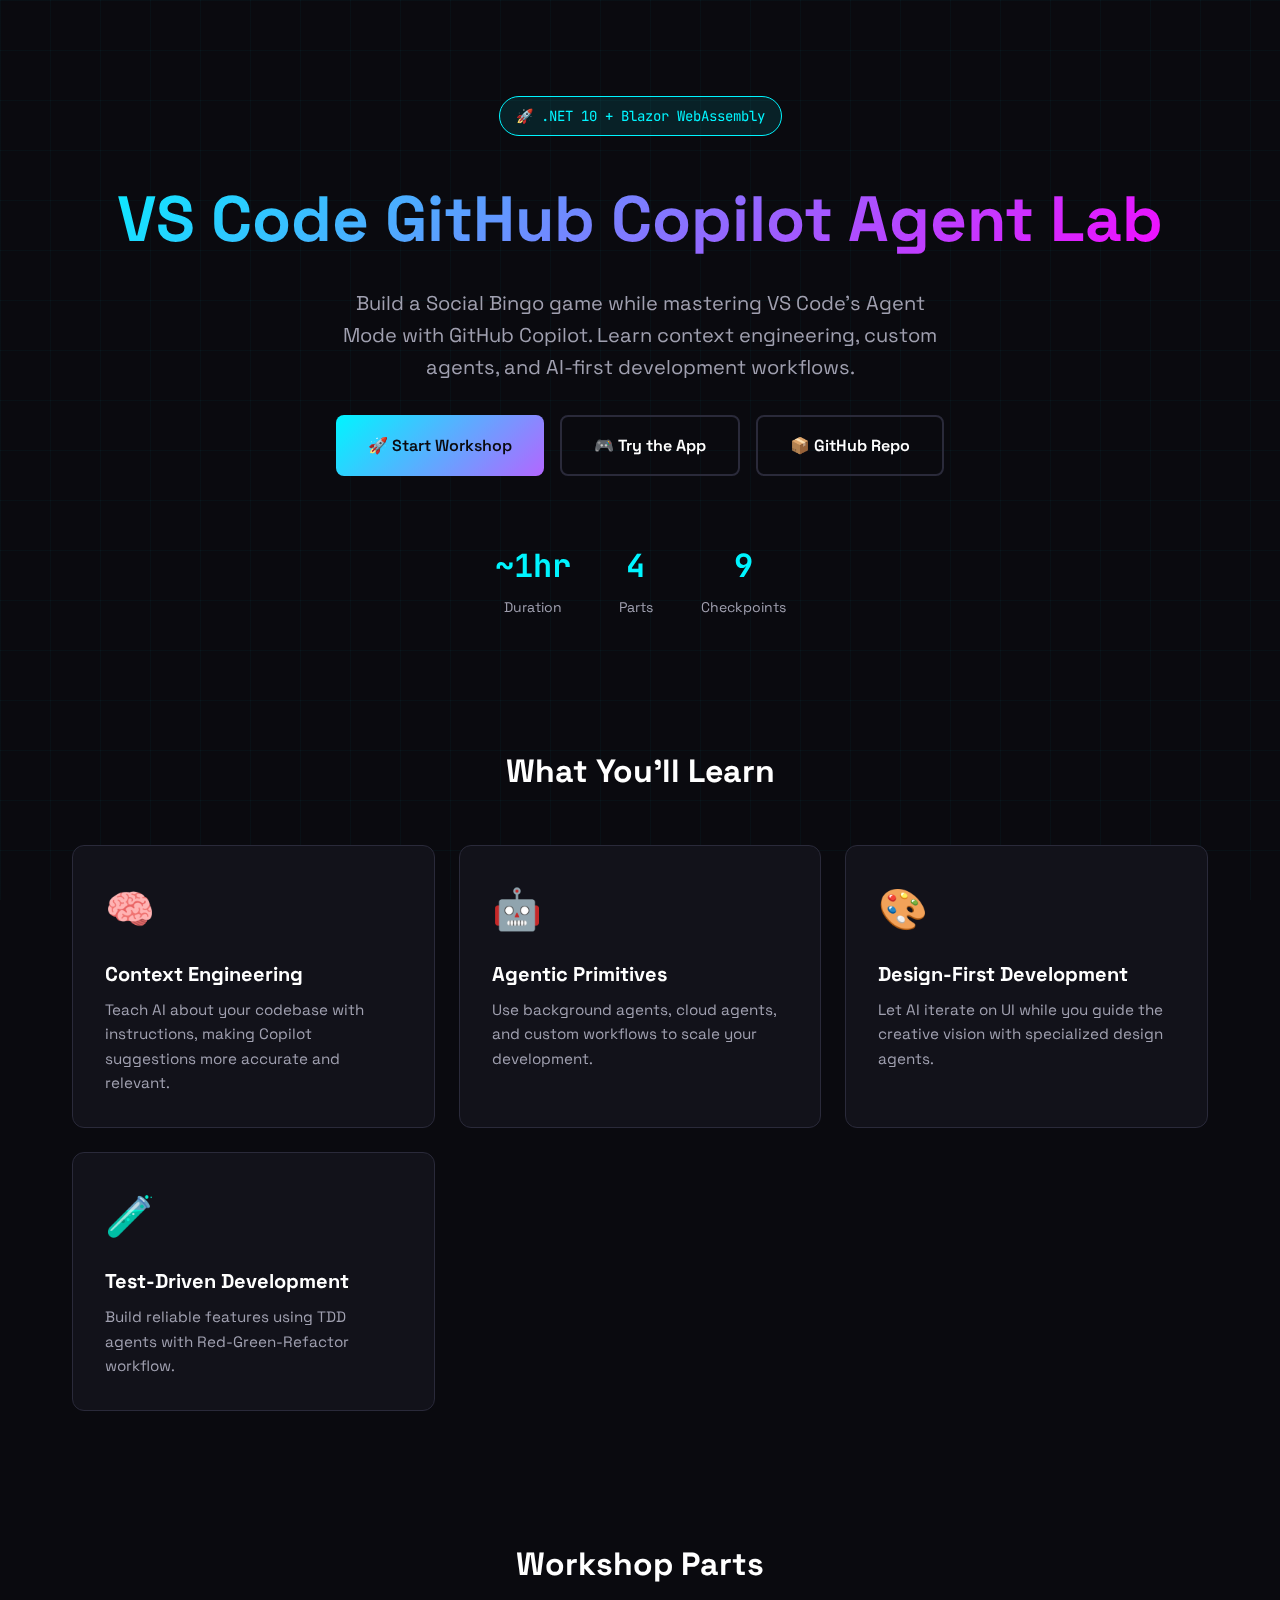
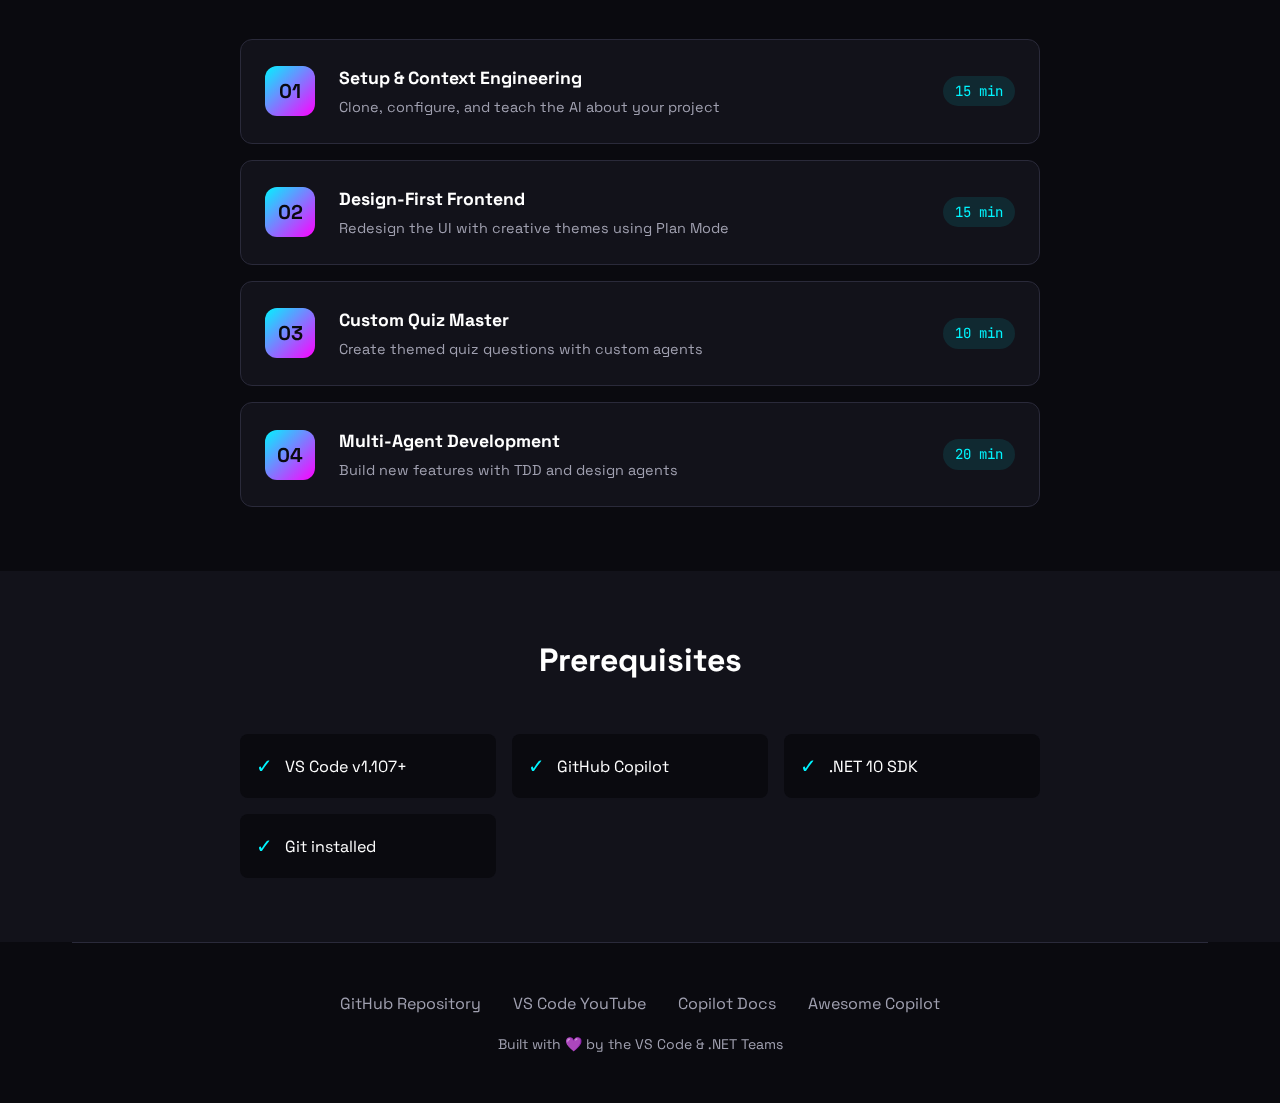
<file: docs/index.html>
<!DOCTYPE html>
<html lang="en">
<head>
    <meta charset="UTF-8">
    <meta name="viewport" content="width=device-width, initial-scale=1.0">
    <title>VS Code GitHub Copilot Agent Lab | .NET Edition</title>
    <link rel="preconnect" href="https://fonts.googleapis.com">
    <link rel="preconnect" href="https://fonts.gstatic.com" crossorigin>
    <link href="https://fonts.googleapis.com/css2?family=JetBrains+Mono:wght@400;700&family=Space+Grotesk:wght@400;500;700&display=swap" rel="stylesheet">
    <style>
        :root {
            --bg-dark: #0a0a0f;
            --bg-card: #12121a;
            --neon-cyan: #00f5ff;
            --neon-magenta: #ff00ff;
            --neon-purple: #b366ff;
            --text-primary: #ffffff;
            --text-secondary: #a0a0b0;
            --border-color: #2a2a3a;
        }

        * {
            margin: 0;
            padding: 0;
            box-sizing: border-box;
        }

        body {
            font-family: 'Space Grotesk', sans-serif;
            background: var(--bg-dark);
            color: var(--text-primary);
            line-height: 1.6;
            min-height: 100vh;
        }

        /* Animated grid background */
        body::before {
            content: '';
            position: fixed;
            top: 0;
            left: 0;
            width: 100%;
            height: 100%;
            background: 
                linear-gradient(90deg, rgba(0,245,255,0.03) 1px, transparent 1px),
                linear-gradient(rgba(0,245,255,0.03) 1px, transparent 1px);
            background-size: 50px 50px;
            pointer-events: none;
            z-index: -1;
        }

        .container {
            max-width: 1200px;
            margin: 0 auto;
            padding: 0 2rem;
        }

        /* Hero Section */
        .hero {
            padding: 6rem 0 4rem;
            text-align: center;
            position: relative;
        }

        .hero-badge {
            display: inline-block;
            padding: 0.5rem 1rem;
            background: rgba(0,245,255,0.1);
            border: 1px solid var(--neon-cyan);
            border-radius: 50px;
            font-size: 0.875rem;
            color: var(--neon-cyan);
            margin-bottom: 2rem;
            font-family: 'JetBrains Mono', monospace;
        }

        .hero h1 {
            font-size: clamp(2.5rem, 6vw, 4rem);
            font-weight: 700;
            margin-bottom: 1rem;
            background: linear-gradient(135deg, var(--neon-cyan), var(--neon-magenta));
            -webkit-background-clip: text;
            -webkit-text-fill-color: transparent;
            background-clip: text;
        }

        .hero-subtitle {
            font-size: 1.25rem;
            color: var(--text-secondary);
            max-width: 600px;
            margin: 0 auto 2rem;
        }

        .hero-cta {
            display: flex;
            gap: 1rem;
            justify-content: center;
            flex-wrap: wrap;
        }

        .btn {
            display: inline-flex;
            align-items: center;
            gap: 0.5rem;
            padding: 1rem 2rem;
            border-radius: 8px;
            font-weight: 600;
            text-decoration: none;
            transition: all 0.3s ease;
            font-size: 1rem;
        }

        .btn-primary {
            background: linear-gradient(135deg, var(--neon-cyan), var(--neon-purple));
            color: var(--bg-dark);
        }

        .btn-primary:hover {
            transform: translateY(-2px);
            box-shadow: 0 10px 40px rgba(0,245,255,0.3);
        }

        .btn-secondary {
            background: transparent;
            border: 2px solid var(--border-color);
            color: var(--text-primary);
        }

        .btn-secondary:hover {
            border-color: var(--neon-cyan);
            color: var(--neon-cyan);
        }

        /* Stats */
        .stats {
            display: flex;
            justify-content: center;
            gap: 3rem;
            margin-top: 4rem;
            flex-wrap: wrap;
        }

        .stat {
            text-align: center;
        }

        .stat-value {
            font-size: 2rem;
            font-weight: 700;
            color: var(--neon-cyan);
            font-family: 'JetBrains Mono', monospace;
        }

        .stat-label {
            font-size: 0.875rem;
            color: var(--text-secondary);
            margin-top: 0.25rem;
        }

        /* Features Section */
        .features {
            padding: 4rem 0;
        }

        .section-title {
            font-size: 2rem;
            text-align: center;
            margin-bottom: 3rem;
        }

        .features-grid {
            display: grid;
            grid-template-columns: repeat(auto-fit, minmax(280px, 1fr));
            gap: 1.5rem;
        }

        .feature-card {
            background: var(--bg-card);
            border: 1px solid var(--border-color);
            border-radius: 12px;
            padding: 2rem;
            transition: all 0.3s ease;
        }

        .feature-card:hover {
            border-color: var(--neon-cyan);
            transform: translateY(-4px);
        }

        .feature-icon {
            font-size: 2.5rem;
            margin-bottom: 1rem;
        }

        .feature-card h3 {
            font-size: 1.25rem;
            margin-bottom: 0.5rem;
        }

        .feature-card p {
            color: var(--text-secondary);
            font-size: 0.95rem;
        }

        /* Workshop Parts */
        .workshop {
            padding: 4rem 0;
        }

        .parts-list {
            display: flex;
            flex-direction: column;
            gap: 1rem;
            max-width: 800px;
            margin: 0 auto;
        }

        .part-card {
            display: flex;
            align-items: center;
            gap: 1.5rem;
            background: var(--bg-card);
            border: 1px solid var(--border-color);
            border-radius: 12px;
            padding: 1.5rem;
            text-decoration: none;
            color: inherit;
            transition: all 0.3s ease;
        }

        .part-card:hover {
            border-color: var(--neon-magenta);
            background: rgba(255,0,255,0.05);
        }

        .part-number {
            width: 50px;
            height: 50px;
            display: flex;
            align-items: center;
            justify-content: center;
            background: linear-gradient(135deg, var(--neon-cyan), var(--neon-magenta));
            border-radius: 12px;
            font-weight: 700;
            font-size: 1.25rem;
            color: var(--bg-dark);
            flex-shrink: 0;
        }

        .part-content {
            flex: 1;
        }

        .part-content h3 {
            font-size: 1.1rem;
            margin-bottom: 0.25rem;
        }

        .part-content p {
            color: var(--text-secondary);
            font-size: 0.9rem;
        }

        .part-time {
            font-family: 'JetBrains Mono', monospace;
            font-size: 0.875rem;
            color: var(--neon-cyan);
            padding: 0.25rem 0.75rem;
            background: rgba(0,245,255,0.1);
            border-radius: 50px;
        }

        /* Prerequisites */
        .prereqs {
            padding: 4rem 0;
            background: var(--bg-card);
        }

        .prereqs-grid {
            display: grid;
            grid-template-columns: repeat(auto-fit, minmax(200px, 1fr));
            gap: 1rem;
            max-width: 800px;
            margin: 0 auto;
        }

        .prereq-item {
            display: flex;
            align-items: center;
            gap: 0.75rem;
            padding: 1rem;
            background: var(--bg-dark);
            border-radius: 8px;
        }

        .prereq-check {
            color: var(--neon-cyan);
            font-size: 1.25rem;
        }

        /* Footer */
        footer {
            padding: 3rem 0;
            text-align: center;
            border-top: 1px solid var(--border-color);
        }

        .footer-links {
            display: flex;
            justify-content: center;
            gap: 2rem;
            margin-bottom: 1rem;
            flex-wrap: wrap;
        }

        .footer-links a {
            color: var(--text-secondary);
            text-decoration: none;
            transition: color 0.3s ease;
        }

        .footer-links a:hover {
            color: var(--neon-cyan);
        }

        .footer-credit {
            color: var(--text-secondary);
            font-size: 0.875rem;
        }

        /* Responsive */
        @media (max-width: 768px) {
            .hero {
                padding: 4rem 0 3rem;
            }

            .stats {
                gap: 2rem;
            }

            .part-card {
                flex-direction: column;
                text-align: center;
            }

            .part-time {
                margin-top: 0.5rem;
            }
        }
    </style>
</head>
<body>
    <div class="container">
        <!-- Hero -->
        <section class="hero">
            <span class="hero-badge">🚀 .NET 10 + Blazor WebAssembly</span>
            <h1>VS Code GitHub Copilot Agent Lab</h1>
            <p class="hero-subtitle">
                Build a Social Bingo game while mastering VS Code's Agent Mode with GitHub Copilot. 
                Learn context engineering, custom agents, and AI-first development workflows.
            </p>
            <div class="hero-cta">
                <a href="step.html?step=00-overview" class="btn btn-primary">
                    🚀 Start Workshop
                </a>
                <a href="https://dotnet-presentations.github.io/vscode-github-copilot-agent-lab/app" class="btn btn-secondary">
                    🎮 Try the App
                </a>
                <a href="https://github.com/dotnet-presentations/vscode-github-copilot-agent-lab" class="btn btn-secondary">
                    📦 GitHub Repo
                </a>
            </div>
            <div class="stats">
                <div class="stat">
                    <div class="stat-value">~1hr</div>
                    <div class="stat-label">Duration</div>
                </div>
                <div class="stat">
                    <div class="stat-value">4</div>
                    <div class="stat-label">Parts</div>
                </div>
                <div class="stat">
                    <div class="stat-value">9</div>
                    <div class="stat-label">Checkpoints</div>
                </div>
            </div>
        </section>

        <!-- Features -->
        <section class="features">
            <h2 class="section-title">What You'll Learn</h2>
            <div class="features-grid">
                <div class="feature-card">
                    <div class="feature-icon">🧠</div>
                    <h3>Context Engineering</h3>
                    <p>Teach AI about your codebase with instructions, making Copilot suggestions more accurate and relevant.</p>
                </div>
                <div class="feature-card">
                    <div class="feature-icon">🤖</div>
                    <h3>Agentic Primitives</h3>
                    <p>Use background agents, cloud agents, and custom workflows to scale your development.</p>
                </div>
                <div class="feature-card">
                    <div class="feature-icon">🎨</div>
                    <h3>Design-First Development</h3>
                    <p>Let AI iterate on UI while you guide the creative vision with specialized design agents.</p>
                </div>
                <div class="feature-card">
                    <div class="feature-icon">🧪</div>
                    <h3>Test-Driven Development</h3>
                    <p>Build reliable features using TDD agents with Red-Green-Refactor workflow.</p>
                </div>
            </div>
        </section>

        <!-- Workshop Parts -->
        <section class="workshop">
            <h2 class="section-title">Workshop Parts</h2>
            <div class="parts-list">
                <a href="step.html?step=01-setup" class="part-card">
                    <div class="part-number">01</div>
                    <div class="part-content">
                        <h3>Setup & Context Engineering</h3>
                        <p>Clone, configure, and teach the AI about your project</p>
                    </div>
                    <span class="part-time">15 min</span>
                </a>
                <a href="step.html?step=02-design" class="part-card">
                    <div class="part-number">02</div>
                    <div class="part-content">
                        <h3>Design-First Frontend</h3>
                        <p>Redesign the UI with creative themes using Plan Mode</p>
                    </div>
                    <span class="part-time">15 min</span>
                </a>
                <a href="step.html?step=03-quiz-master" class="part-card">
                    <div class="part-number">03</div>
                    <div class="part-content">
                        <h3>Custom Quiz Master</h3>
                        <p>Create themed quiz questions with custom agents</p>
                    </div>
                    <span class="part-time">10 min</span>
                </a>
                <a href="step.html?step=04-multi-agent" class="part-card">
                    <div class="part-number">04</div>
                    <div class="part-content">
                        <h3>Multi-Agent Development</h3>
                        <p>Build new features with TDD and design agents</p>
                    </div>
                    <span class="part-time">20 min</span>
                </a>
            </div>
        </section>
    </div>

    <!-- Prerequisites -->
    <section class="prereqs">
        <div class="container">
            <h2 class="section-title">Prerequisites</h2>
            <div class="prereqs-grid">
                <div class="prereq-item">
                    <span class="prereq-check">✓</span>
                    <span>VS Code v1.107+</span>
                </div>
                <div class="prereq-item">
                    <span class="prereq-check">✓</span>
                    <span>GitHub Copilot</span>
                </div>
                <div class="prereq-item">
                    <span class="prereq-check">✓</span>
                    <span>.NET 10 SDK</span>
                </div>
                <div class="prereq-item">
                    <span class="prereq-check">✓</span>
                    <span>Git installed</span>
                </div>
            </div>
        </div>
    </section>

    <div class="container">
        <!-- Footer -->
        <footer>
            <div class="footer-links">
                <a href="https://github.com/dotnet-presentations/vscode-github-copilot-agent-lab">GitHub Repository</a>
                <a href="https://www.youtube.com/code">VS Code YouTube</a>
                <a href="https://code.visualstudio.com/docs/copilot/overview">Copilot Docs</a>
                <a href="https://github.com/github/awesome-copilot">Awesome Copilot</a>
            </div>
            <p class="footer-credit">
                Built with 💜 by the VS Code & .NET Teams
            </p>
        </footer>
    </div>
</body>
</html>
</file>
